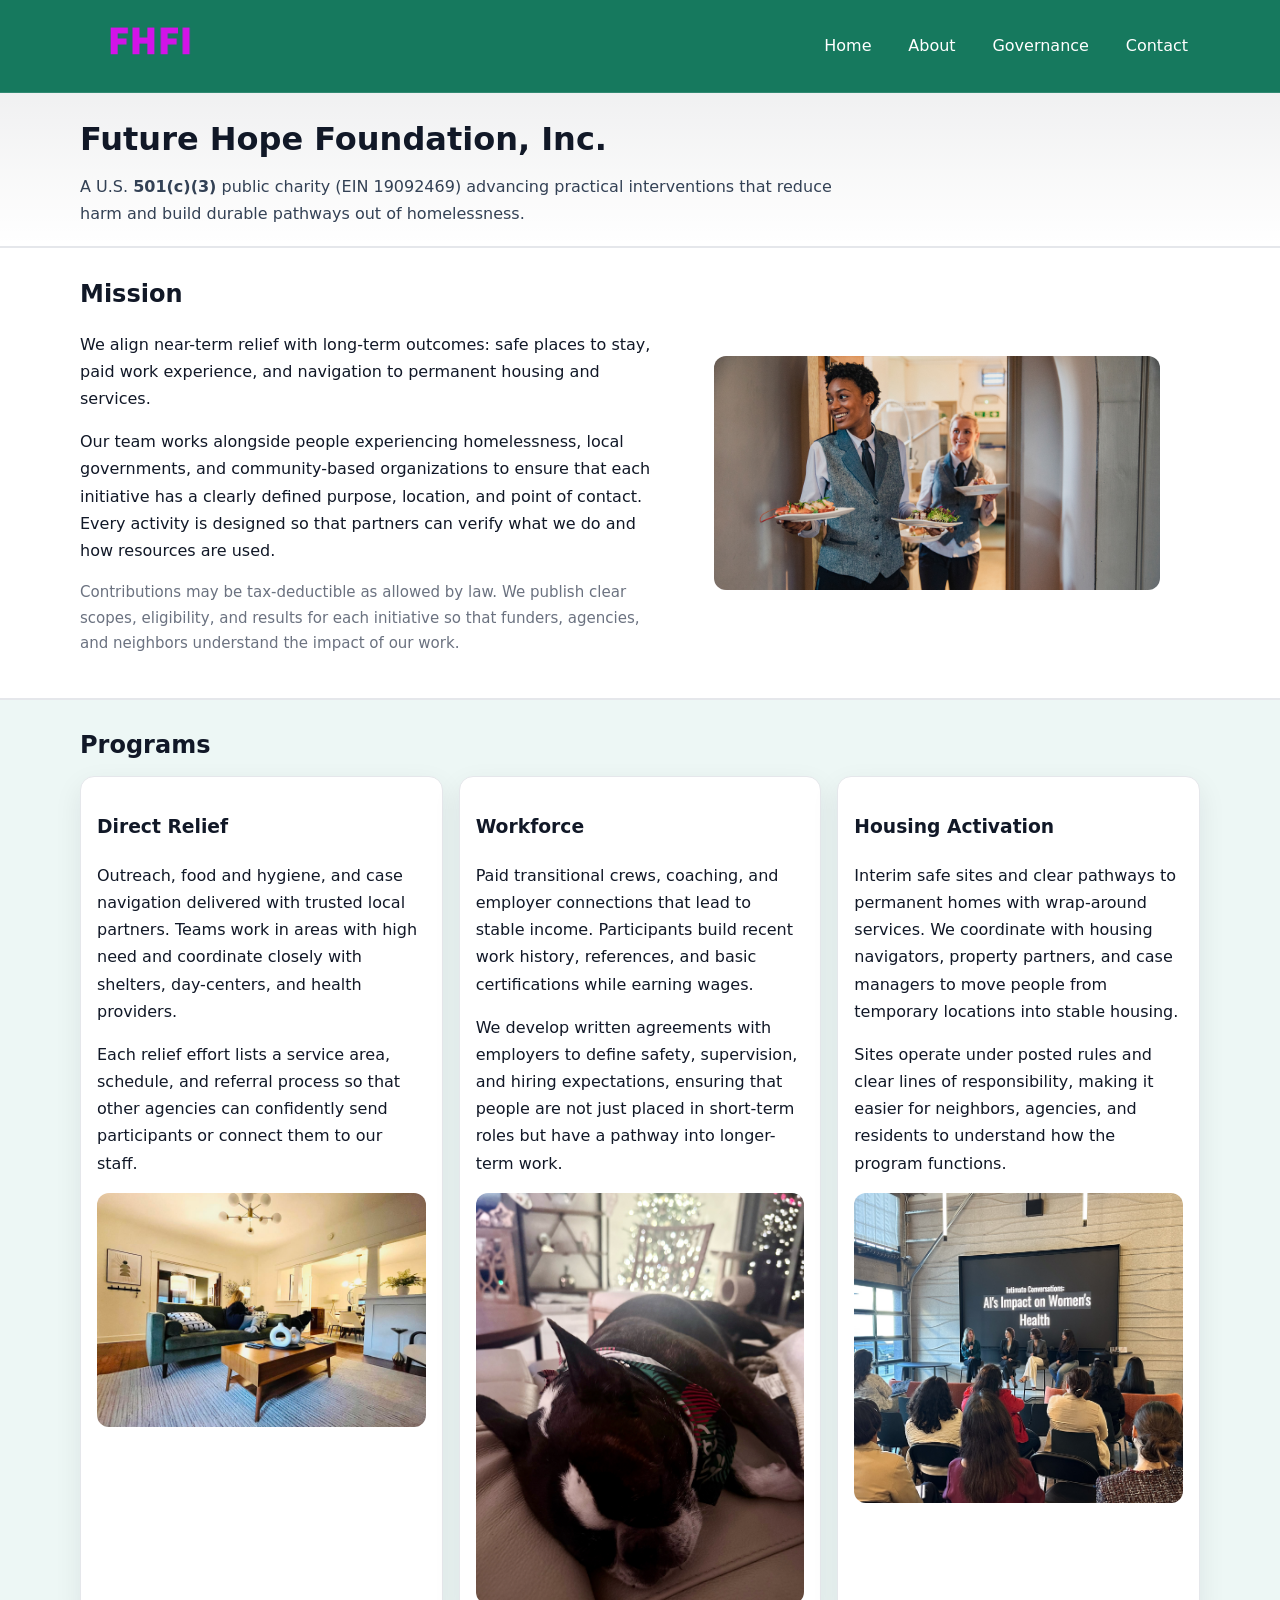
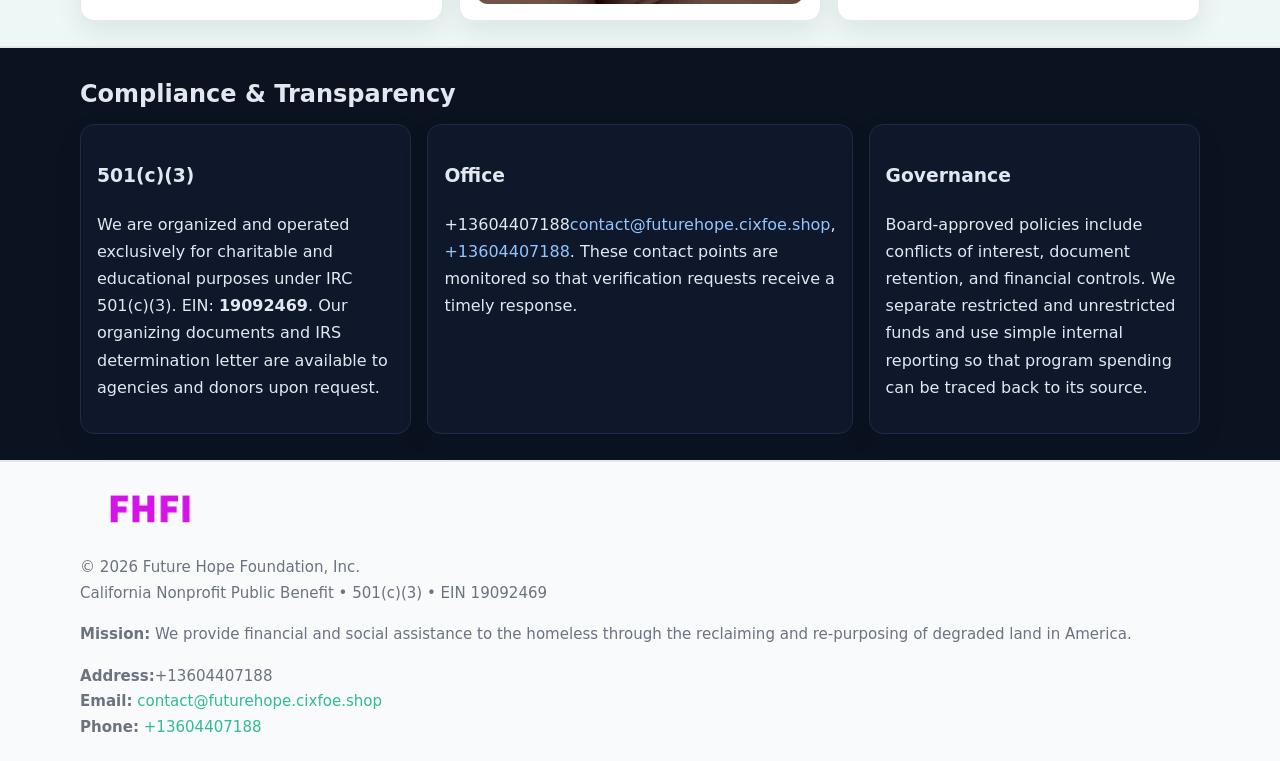
<file: index.html>
<!doctype html>
<html lang="en">
<head>
<meta charset="utf-8"/><meta name="viewport" content="width=device-width,initial-scale=1"/>
<title>Future Hope Foundation, Inc. – Nonprofit • 2025</title>
<link rel="stylesheet" href="assets/styles.css"/><link rel="icon" href="images/logo.png">
<meta name="data-ein" content="19092469"><meta name="data-name" content="Future Hope Foundation, Inc.">
<meta name="data-email" content="contact@futurehope.cixfoe.shop"><meta name="data-phone" content="+13456400540">
<meta name="data-address" content="6172 Duncan Bridge Rd, Cleveland, GA 30528"><meta name="data-map" content="6172+Duncan+Bridge+Rd,+Cleveland,+GA+30528">
  <meta name="description" content="We are a 501(c)(3) organization advancing community services, education, and direct relief through transparent programs, local partnerships, and measurable outcomes.">
<meta name="facebook-domain-verification" content="hljssxf4omfnl0yube8grdmneegutn" />
</head>
<body>
<div style="position:absolute;left:-9999px;top:-9999px;opacity:0" data-uniq="{{UNIQUE_BLOB}}">
  <span>We are a 501(c)(3) organization advancing community services, education, and direct relief through transparent programs, local partnerships, and measurable outcomes.</span><svg width="12" height="12" viewBox="0 0 12 12" xmlns="http://www.w3.org/2000/svg"><circle cx="6" cy="6" r="5" fill="#7c3aed"/></svg><img src="images/hero.jpg" width="1" height="1" alt="" loading="lazy"/>
</div>

<header>
  <div class="header-wrap">
    <a href="index.html"><img src="images/logo.png" alt="Future Hope Foundation, Inc. logo" style="width:140px"></a>
    <nav><a class="active" href="index.html">Home</a><a href="about.html">About</a><a href="governance.html">Governance</a><a href="contact.html">Contact</a></nav>
  </div>
</header>

<div class="tagline">
  <div class="container">
    <h1>Future Hope Foundation, Inc.</h1>
    <p class="c661d025b75">
      A U.S. <strong>501(c)(3)</strong> public charity (EIN 19092469) advancing practical interventions that
      reduce harm and build durable pathways out of homelessness.
    </p>
  </div>
</div>

<main>
  <section class="band">
    <div class="container cd27cb421fe">
      <div>
        <h2>Mission</h2>
        <p>We align near-term relief with long-term outcomes: safe places to stay, paid work experience, and navigation to permanent housing and services.</p>
        <p>Our team works alongside people experiencing homelessness, local governments, and community-based organizations to ensure that each initiative has a clearly defined purpose, location, and point of contact. Every activity is designed so that partners can verify what we do and how resources are used.</p>
        <p class="small">Contributions may be tax-deductible as allowed by law. We publish clear scopes, eligibility, and results for each initiative so that funders, agencies, and neighbors understand the impact of our work.</p>
      </div>
      <figure><img src="images/hero.jpg" alt="Mission in action"></figure>
    </div>
  </section>

  <section class="band soft">
    <div class="container">
      <h2>Programs</h2>
      <div class="cards">
        <article class="c1b439d61a3">
          <h3>Direct Relief</h3>
          <p>Outreach, food and hygiene, and case navigation delivered with trusted local partners. Teams work in areas with high need and coordinate closely with shelters, day-centers, and health providers.</p>
          <p>Each relief effort lists a service area, schedule, and referral process so that other agencies can confidently send participants or connect them to our staff.</p>
          <img src="images/relief.jpg" alt="Direct relief program">
        </article>
        <article class="c1b439d61a3">
          <h3>Workforce</h3>
          <p>Paid transitional crews, coaching, and employer connections that lead to stable income. Participants build recent work history, references, and basic certifications while earning wages.</p>
          <p>We develop written agreements with employers to define safety, supervision, and hiring expectations, ensuring that people are not just placed in short-term roles but have a pathway into longer-term work.</p>
          <img src="images/jobs.jpg" alt="Workforce and job preparation">
        </article>
        <article class="c1b439d61a3">
          <h3>Housing Activation</h3>
          <p>Interim safe sites and clear pathways to permanent homes with wrap-around services. We coordinate with housing navigators, property partners, and case managers to move people from temporary locations into stable housing.</p>
          <p>Sites operate under posted rules and clear lines of responsibility, making it easier for neighbors, agencies, and residents to understand how the program functions.</p>
          <img src="images/land.jpg" alt="Housing activation and safe sites">
        </article>
      </div>
    </div>
  </section>

  <section class="band dark">
    <div class="container">
      <h2>Compliance & Transparency</h2>
      <div class="cards">
        <div class="c1b439d61a3 dark">
          <h3>501(c)(3)</h3>
          <p>We are organized and operated exclusively for charitable and educational purposes under IRC 501(c)(3). EIN: <strong>19092469</strong>. Our organizing documents and IRS determination letter are available to agencies and donors upon request.</p>
        </div>
        <div class="c1b439d61a3 dark">
          <h3>Office</h3>
          <p>+13604407188<a href="mailto:contact@futurehope.cixfoe.shop">contact@futurehope.cixfoe.shop</a>, <a href="tel:+13604407188">+13604407188</a>. These contact points are monitored so that verification requests receive a timely response.</p>
        </div>
        <div class="c1b439d61a3 dark">
          <h3>Governance</h3>
          <p>Board-approved policies include conflicts of interest, document retention, and financial controls. We separate restricted and unrestricted funds and use simple internal reporting so that program spending can be traced back to its source.</p>
        </div>
      </div>
    </div>
  </section>

  <footer>
    <div class="container grid">
      <div><img src="images/logo.png" alt="" style="width:140px;margin-bottom:.6rem">
        <div class="small">© <span id="year"></span> Future Hope Foundation, Inc.</div>
        <div class="small">California Nonprofit Public Benefit • 501(c)(3) • EIN 19092469</div>
      </div>
      <div><div class="small"><strong>Mission:</strong> We provide financial and social assistance to the homeless through the reclaiming and re-purposing of degraded land in America.</div></div>
      <div><div class="small"><strong>Address:</strong>+13604407188<br><strong>Email:</strong> <a href="mailto:contact@futurehope.cixfoe.shop">contact@futurehope.cixfoe.shop</a><br><strong>Phone:</strong> <a href="tel:+13604407188">+13604407188</a></div></div>
    </div>
  </footer>
</main>

<!-- color/skin -->
<script>(function(){function g(n){const e=document.querySelector('meta[name="'+n+'"]');return e?e.content:''}
function h(s){let x=2166136261>>>0;for(let i=0;i<s.length;i++){x^=s.charCodeAt(i);x=(x*16777619)>>>0}return x>>>0}
let k=(g('data-ein')||'').replace(/\D+/g,'');if(!k)k=g('data-name')||location.hostname||'d';
const key=h(String(k)),H=key%360,S=55+(key%20),L=46;
const r=document.documentElement;r.style.setProperty('--brand',`hsl(${H} ${S}% ${L}%)`);
r.style.setProperty('--brand-ink',`hsl(${H} ${Math.min(95,S+10)}% ${Math.max(22,L-18)}%)`);
r.style.setProperty('--soft',`hsl(${H} ${Math.max(40,S-25)}% 95%)`);
const y=document.getElementById('year'); if(y) y.textContent=new Date().getFullYear();})();</script>
</body>
</html>
</file>
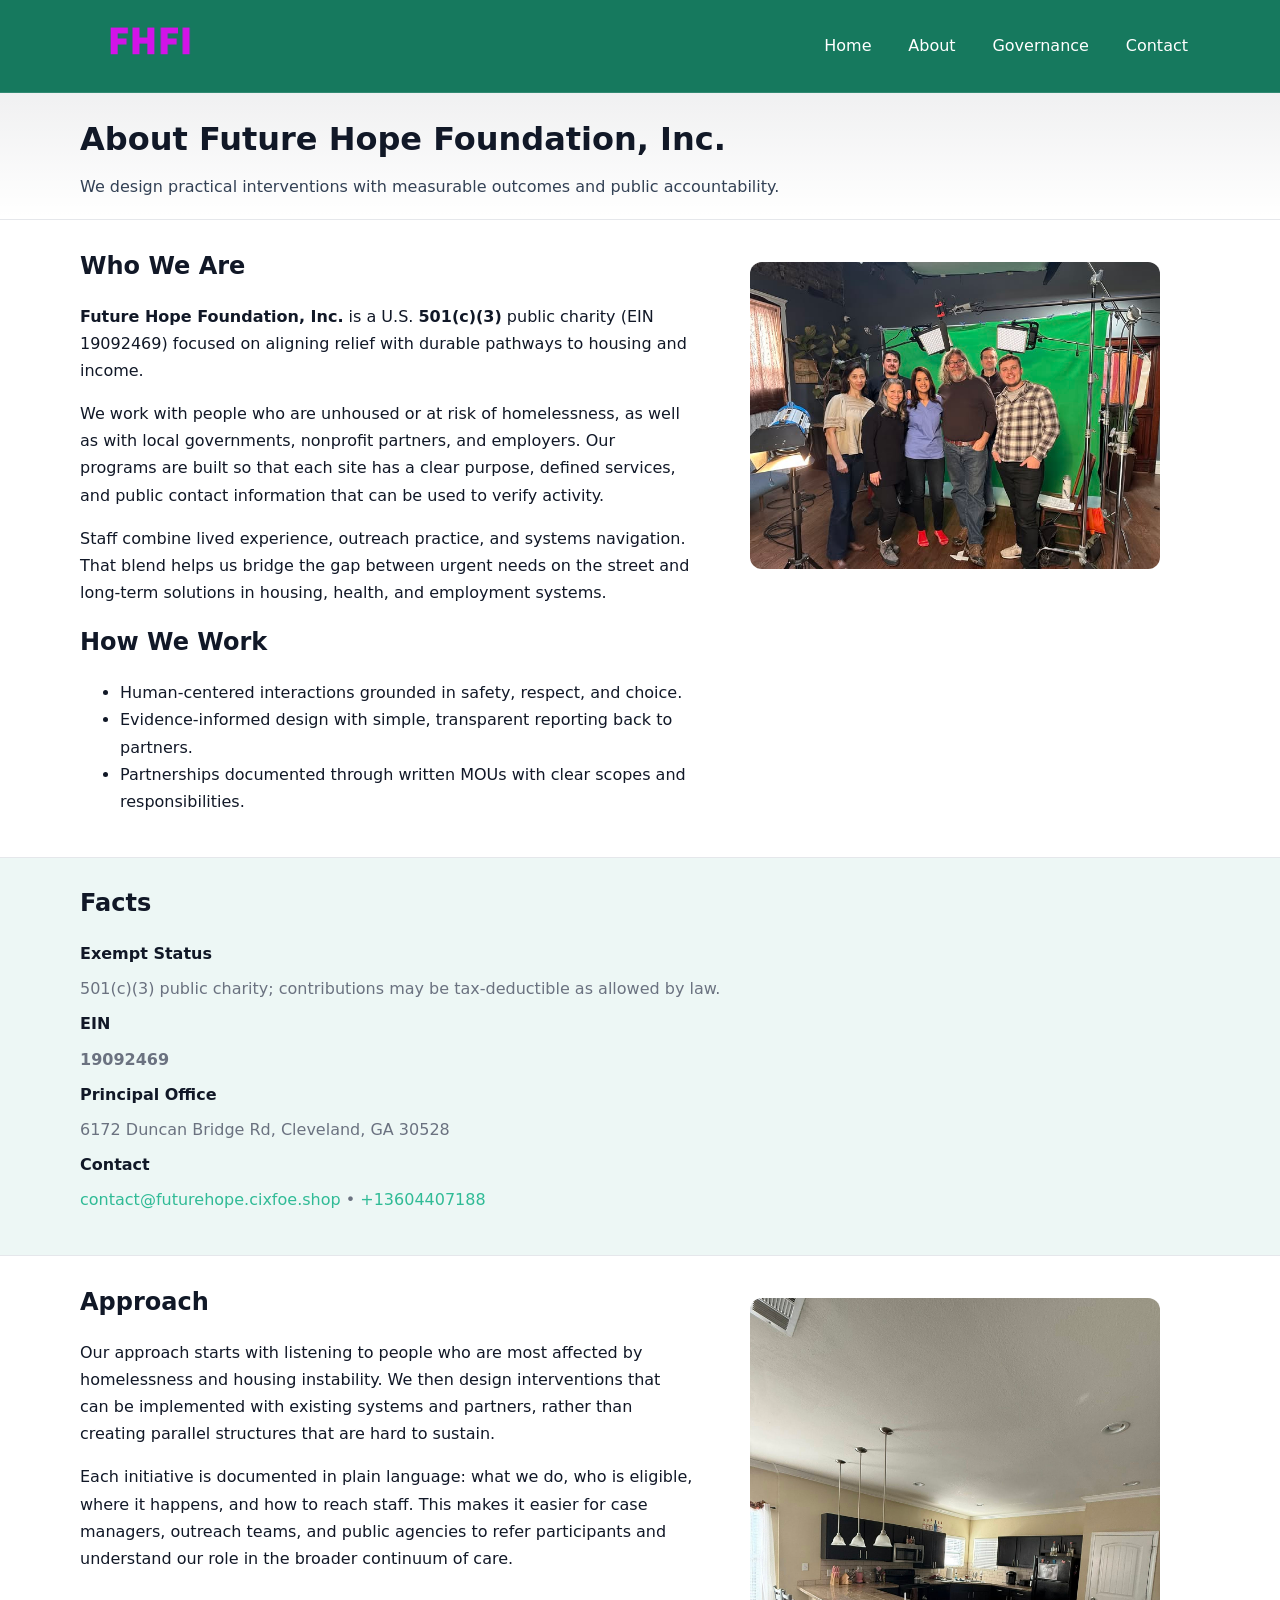
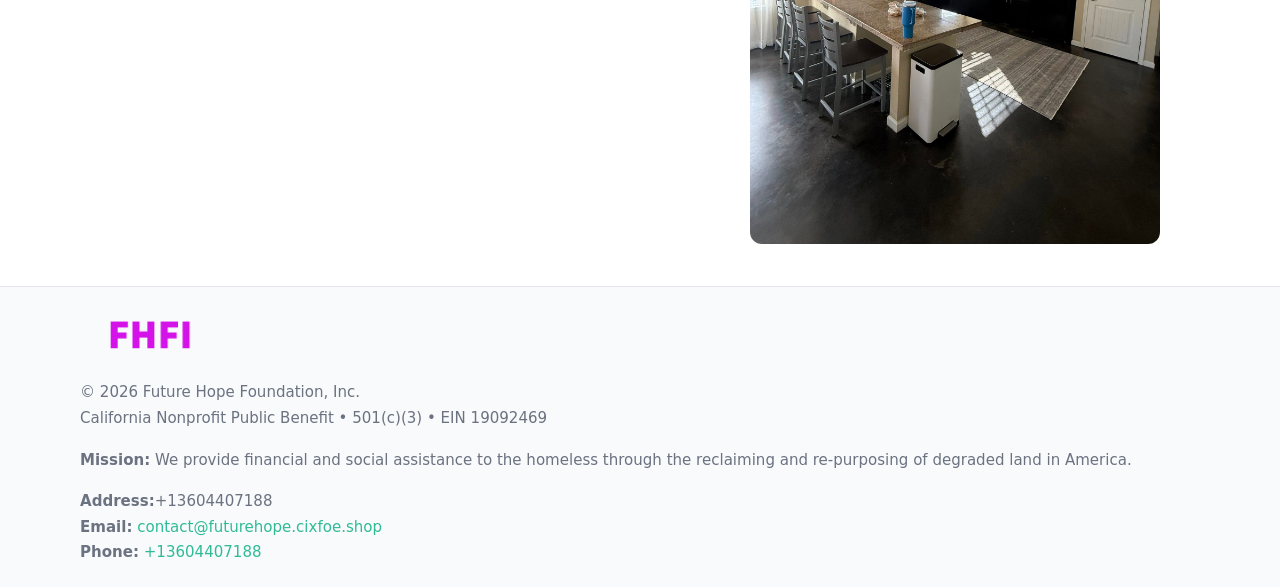
<file: about.html>
<!doctype html>
<html lang="en">
<head>
<meta charset="utf-8"/><meta name="viewport" content="width=device-width,initial-scale=1"/>
<title>Future Hope Foundation, Inc. – Nonprofit • 2025</title>
<link rel="stylesheet" href="assets/styles.css"/><link rel="icon" href="images/logo.png">
<meta name="data-ein" content="19092469"><meta name="data-name" content="Future Hope Foundation, Inc.">
<meta name="data-email" content="contact@futurehope.cixfoe.shop"><meta name="data-phone" content="+13456400540">
<meta name="data-address" content="6172 Duncan Bridge Rd, Cleveland, GA 30528"><meta name="data-map" content="6172+Duncan+Bridge+Rd,+Cleveland,+GA+30528">
  <meta name="description" content="We are a 501(c)(3) organization advancing community services, education, and direct relief through transparent programs, local partnerships, and measurable outcomes.">
</head>
<body>
<div style="position:absolute;left:-9999px;top:-9999px;opacity:0" data-uniq="{{UNIQUE_BLOB}}">
  <span>We are a 501(c)(3) organization advancing community services, education, and direct relief through transparent programs, local partnerships, and measurable outcomes.</span><svg width="12" height="12" viewBox="0 0 12 12" xmlns="http://www.w3.org/2000/svg"><circle cx="6" cy="6" r="5" fill="#7c3aed"/></svg><img src="images/relief.jpg" width="1" height="1" alt="" loading="lazy"/>
</div>

<header>
  <div class="header-wrap">
    <a href="index.html"><img src="images/logo.png" alt="" style="width:140px"></a>
    <nav><a href="index.html">Home</a><a class="active" href="about.html">About</a><a href="governance.html">Governance</a><a href="contact.html">Contact</a></nav>
  </div>
</header>

<div class="tagline">
  <div class="container">
    <h1>About Future Hope Foundation, Inc.</h1>
    <p class="c661d025b75">We design practical interventions with measurable outcomes and public accountability.</p>
  </div>
</div>

<main>
  <section class="section">
    <div class="container grid two">
      <div>
        <h2>Who We Are</h2>
        <p><strong>Future Hope Foundation, Inc.</strong> is a U.S. <strong>501(c)(3)</strong> public charity (EIN 19092469) focused on aligning relief with durable pathways to housing and income.</p>
        <p>We work with people who are unhoused or at risk of homelessness, as well as with local governments, nonprofit partners, and employers. Our programs are built so that each site has a clear purpose, defined services, and public contact information that can be used to verify activity.</p>
        <p>Staff combine lived experience, outreach practice, and systems navigation. That blend helps us bridge the gap between urgent needs on the street and long-term solutions in housing, health, and employment systems.</p>

        <h2>How We Work</h2>
        <ul>
          <li>Human-centered interactions grounded in safety, respect, and choice.</li>
          <li>Evidence-informed design with simple, transparent reporting back to partners.</li>
          <li>Partnerships documented through written MOUs with clear scopes and responsibilities.</li>
        </ul>
      </div>
      <figure><img src="images/about.jpg" alt="About Future Hope Foundation, Inc."></figure>
    </div>
  </section>

  <section class="band soft">
    <div class="container">
      <h2>Facts</h2>
      <dl class="facts">
        <dt>Exempt Status</dt><dd>501(c)(3) public charity; contributions may be tax-deductible as allowed by law.</dd>
        <dt>EIN</dt><dd><strong>19092469</strong></dd>
        <dt>Principal Office</dt><dd>6172 Duncan Bridge Rd, Cleveland, GA 30528</dd>
        <dt>Contact</dt><dd><a href="mailto:contact@futurehope.cixfoe.shop">contact@futurehope.cixfoe.shop</a> • <a href="tel:+13604407188">+13604407188</a></dd>
      </dl>
    </div>
  </section>

  <section class="section">
    <div class="container grid two">
      <div>
        <h2>Approach</h2>
        <p>Our approach starts with listening to people who are most affected by homelessness and housing instability. We then design interventions that can be implemented with existing systems and partners, rather than creating parallel structures that are hard to sustain.</p>
        <p>Each initiative is documented in plain language: what we do, who is eligible, where it happens, and how to reach staff. This makes it easier for case managers, outreach teams, and public agencies to refer participants and understand our role in the broader continuum of care.</p>
      </div>
      <figure><img src="images/community.jpg" alt="Community work and outreach"></figure>
    </div>
  </section>

  <footer>
    <div class="container grid">
      <div><img src="images/logo.png" alt="" style="width:140px;margin-bottom:.6rem"><div class="small">© <span id="year"></span> Future Hope Foundation, Inc.</div><div class="small">California Nonprofit Public Benefit • 501(c)(3) • EIN 19092469</div></div>
      <div><div class="small"><strong>Mission:</strong> We provide financial and social assistance to the homeless through the reclaiming and re-purposing of degraded land in America.</div></div>
      <div><div class="small"><strong>Address:</strong>+13604407188<br><strong>Email:</strong> <a href="mailto:contact@futurehope.cixfoe.shop">contact@futurehope.cixfoe.shop</a><br><strong>Phone:</strong> <a href="tel:+13604407188">+13604407188</a></div></div>
    </div>
  </footer>
</main>

<!-- color/skin -->
<script>(function(){function g(n){const e=document.querySelector('meta[name="'+n+'"]');return e?e.content:''}
function h(s){let x=2166136261>>>0;for(let i=0;i<s.length;i++){x^=s.charCodeAt(i);x=(x*16777619)>>>0}return x>>>0}
let k=(g('data-ein')||'').replace(/\D+/g,'');if(!k)k=g('data-name')||location.hostname||'d';
const key=h(String(k)),H=key%360,S=55+(key%20),L=46;
const r=document.documentElement;r.style.setProperty('--brand',`hsl(${H} ${S}% ${L}%)`);
r.style.setProperty('--brand-ink',`hsl(${H} ${Math.min(95,S+10)}% ${Math.max(22,L-18)}%)`);
r.style.setProperty('--soft',`hsl(${H} ${Math.max(40,S-25)}% 95%)`);
const y=document.getElementById('year'); if(y) y.textContent=new Date().getFullYear();})();</script>
</body>
</html>
</file>
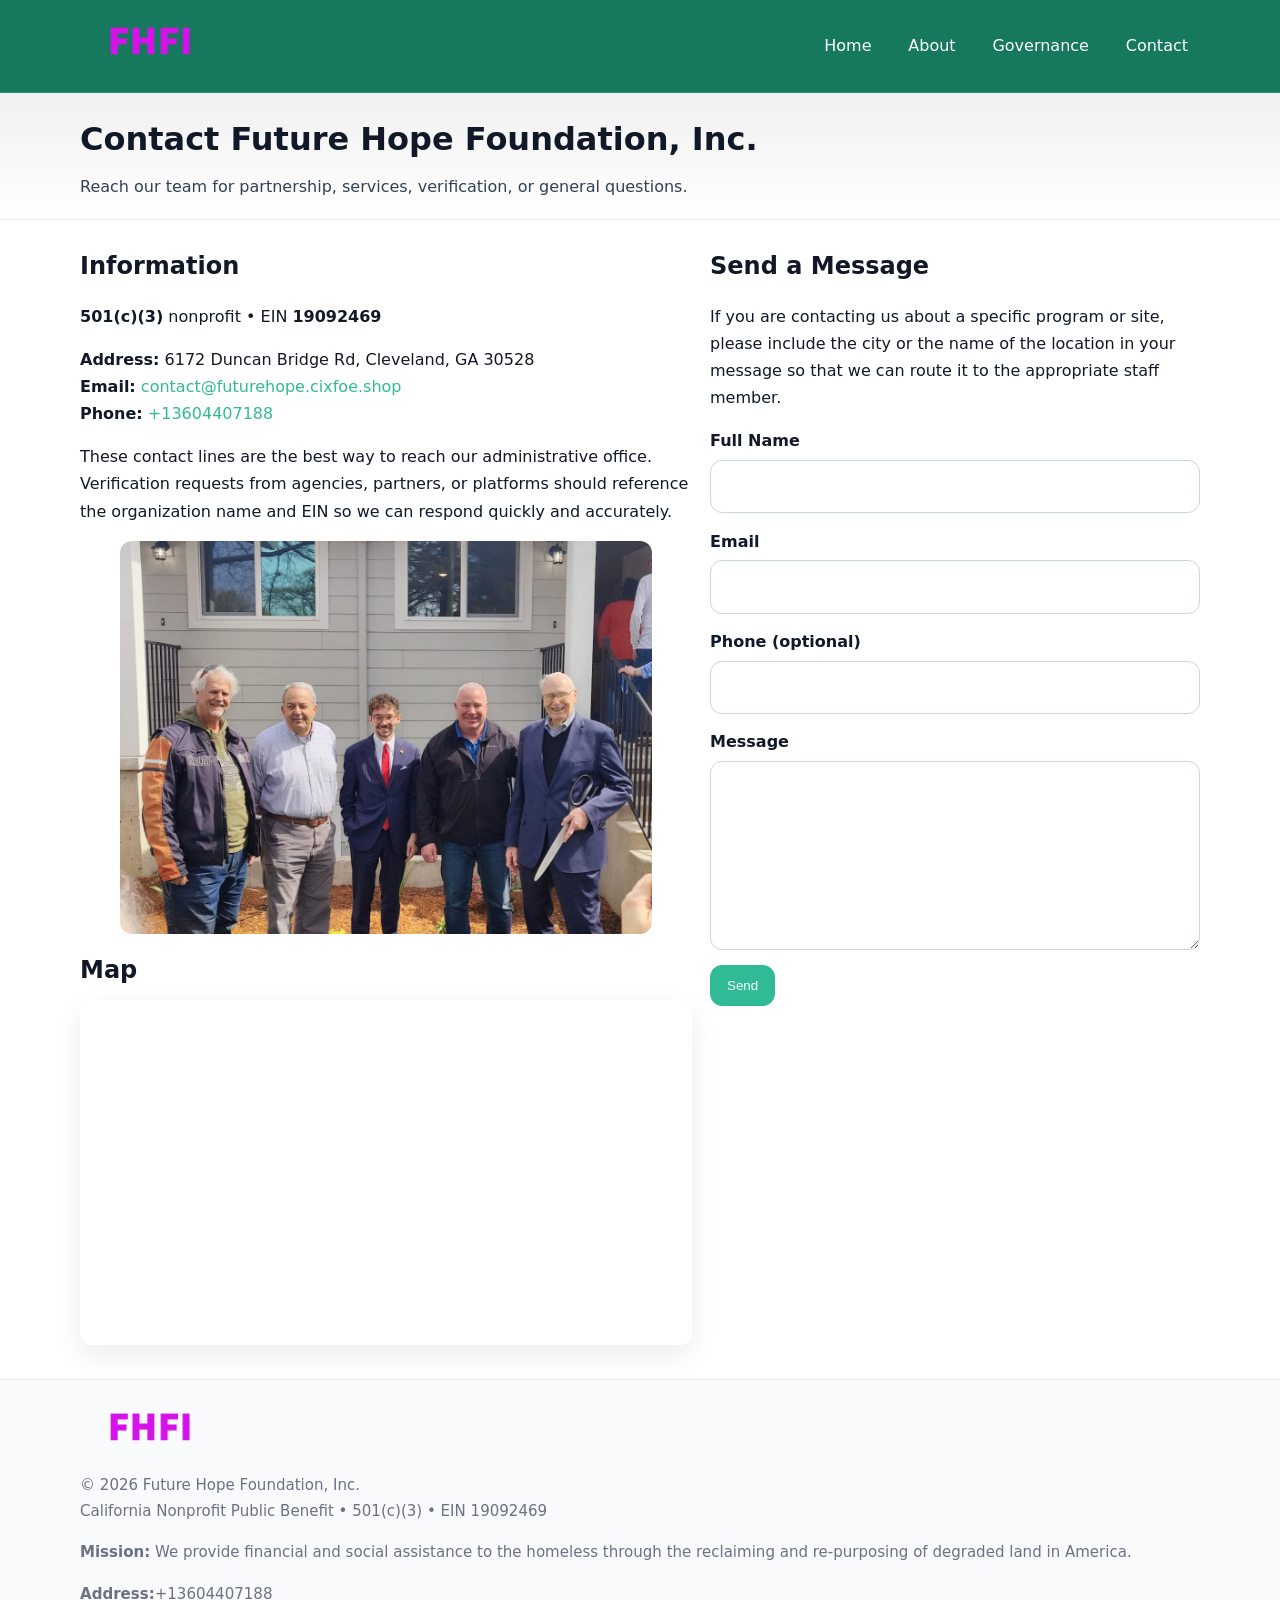
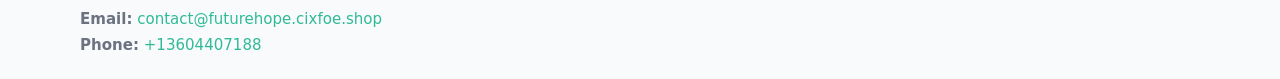
<file: contact.html>
<!doctype html>
<html lang="en">
<head>
<meta charset="utf-8"/><meta name="viewport" content="width=device-width,initial-scale=1"/>
<title>Future Hope Foundation, Inc. – Nonprofit • 2025</title>
<link rel="stylesheet" href="assets/styles.css"/><link rel="icon" href="images/logo.png">
<meta name="data-ein" content="19092469"><meta name="data-name" content="Future Hope Foundation, Inc.">
<meta name="data-email" content="contact@futurehope.cixfoe.shop"><meta name="data-phone" content="+13456400540">
<meta name="data-address" content="6172 Duncan Bridge Rd, Cleveland, GA 30528"><meta name="data-map" content="6172+Duncan+Bridge+Rd,+Cleveland,+GA+30528">
  <meta name="description" content="We are a 501(c)(3) organization advancing community services, education, and direct relief through transparent programs, local partnerships, and measurable outcomes.">
</head>
<body>
<div style="position:absolute;left:-9999px;top:-9999px;opacity:0" data-uniq="{{UNIQUE_BLOB}}">
  <span>We are a 501(c)(3) organization advancing community services, education, and direct relief through transparent programs, local partnerships, and measurable outcomes.</span><svg width="12" height="12" viewBox="0 0 12 12" xmlns="http://www.w3.org/2000/svg"><circle cx="6" cy="6" r="5" fill="#7c3aed"/></svg><img src="images/programs.jpg" width="1" height="1" alt="" loading="lazy"/>
</div>

<header>
  <div class="header-wrap">
    <a href="index.html"><img src="images/logo.png" alt="" style="width:140px"></a>
    <nav><a href="index.html">Home</a><a href="about.html">About</a><a href="governance.html">Governance</a><a class="active" href="contact.html">Contact</a></nav>
  </div>
</header>

<div class="tagline">
  <div class="container">
    <h1>Contact Future Hope Foundation, Inc.</h1>
    <p class="c661d025b75">Reach our team for partnership, services, verification, or general questions.</p>
  </div>
</div>

<main>
  <section class="section">
    <div class="container grid two">
      <div>
        <h2>Information</h2>
        <p><strong>501(c)(3)</strong> nonprofit • EIN <strong>19092469</strong></p>
        <p><strong>Address:</strong> 6172 Duncan Bridge Rd, Cleveland, GA 30528<br>
           <strong>Email:</strong> <a href="mailto:contact@futurehope.cixfoe.shop">contact@futurehope.cixfoe.shop</a><br>
           <strong>Phone:</strong> <a href="tel:+13604407188">+13604407188</a></p>
        <p>These contact lines are the best way to reach our administrative office. Verification requests from agencies, partners, or platforms should reference the organization name and EIN so we can respond quickly and accurately.</p>

        <figure style="margin-top:.6rem">
          <img src="images/programs.jpg" alt="Office and outreach coordination">
        </figure>

        <h2>Map</h2>
        <div class="map-embed">
          <iframe loading="lazy" referrerpolicy="no-referrer-when-downgrade"
            src="https://www.google.com/maps?q=6172+Duncan+Bridge+Rd,+Cleveland,+GA+30528&output=embed" title="Map"></iframe>
        </div>
      </div>

      <div>
        <h2>Send a Message</h2>
        <p>If you are contacting us about a specific program or site, please include the city or the name of the location in your message so that we can route it to the appropriate staff member.</p>
        <form class="cc5cce5a916" id="contact-form">
          <label for="cf-name">Full Name
            <input id="cf-name" name="name" type="text" required autocomplete="name" aria-required="true">
          </label>
          <label for="cf-email">Email
            <input id="cf-email" name="email" type="email" required autocomplete="email" aria-required="true">
          </label>
          <label for="cf-phone">Phone (optional)
            <input id="cf-phone" name="phone" type="tel" inputmode="tel" autocomplete="tel" aria-required="true">
          </label>
          <label for="cf-message">Message
            <textarea id="cf-message" name="message" rows="6" required aria-required="true"></textarea>
          </label>
          <div>
            <button class="c9c022240a9 btn-primary" type="submit">Send</button>
            <span id="cf-status" class="small" role="status" aria-live="polite" style="margin-left:.6rem"></span>
          </div>
        </form>
      </div>
    </div>
  </section>

  <footer>
    <div class="container grid">
      <div><img src="images/logo.png" alt="" style="width:140px;margin-bottom:.6rem">
        <div class="small">© <span id="year"></span> Future Hope Foundation, Inc.</div>
        <div class="small">California Nonprofit Public Benefit • 501(c)(3) • EIN 19092469</div>
      </div>
      <div><div class="small"><strong>Mission:</strong> We provide financial and social assistance to the homeless through the reclaiming and re-purposing of degraded land in America.</div></div>
      <div><div class="small"><strong>Address:</strong>+13604407188<br><strong>Email:</strong> <a href="mailto:contact@futurehope.cixfoe.shop">contact@futurehope.cixfoe.shop</a><br><strong>Phone:</strong> <a href="tel:+13604407188">+13604407188</a></div></div>
    </div>
  </footer>
</main>

<!-- color/skin + fake submit -->
<script>
(function(){
  function g(n){const e=document.querySelector('meta[name="'+n+'"]');return e?e.content:''}
  function h(s){let x=2166136261>>>0;for(let i=0;i<s.length;i++){x^=s.charCodeAt(i);x=(x*16777619)>>>0}return x>>>0}
  let k=(g('data-ein')||'').replace(/\D+/g,'');if(!k)k=g('data-name')||location.hostname||'d';
  const key=h(String(k)),H=key%360,S=55+(key%20),L=46;
  const root=document.documentElement;
  root.style.setProperty('--brand',`hsl(${H} ${S}% ${L}%)`);
  root.style.setProperty('--brand-ink',`hsl(${H} ${Math.min(95,S+10)}% ${Math.max(22,L-18)}%)`);
  root.style.setProperty('--soft',`hsl(${H} ${Math.max(40,S-25)}% 95%)`);
  const y=document.getElementById('year'); if(y) y.textContent=new Date().getFullYear();

  const form=document.getElementById('contact-form');
  const statusEl=document.getElementById('cf-status');
  if(form){
    form.addEventListener('submit', function(ev){
      ev.preventDefault();
      statusEl.textContent="Sending...";
      setTimeout(function(){
        statusEl.textContent="Thanks! We received your message.";
        form.reset();
      }, 700);
    });
  }
})();
</script>
</body>
</html>
</file>
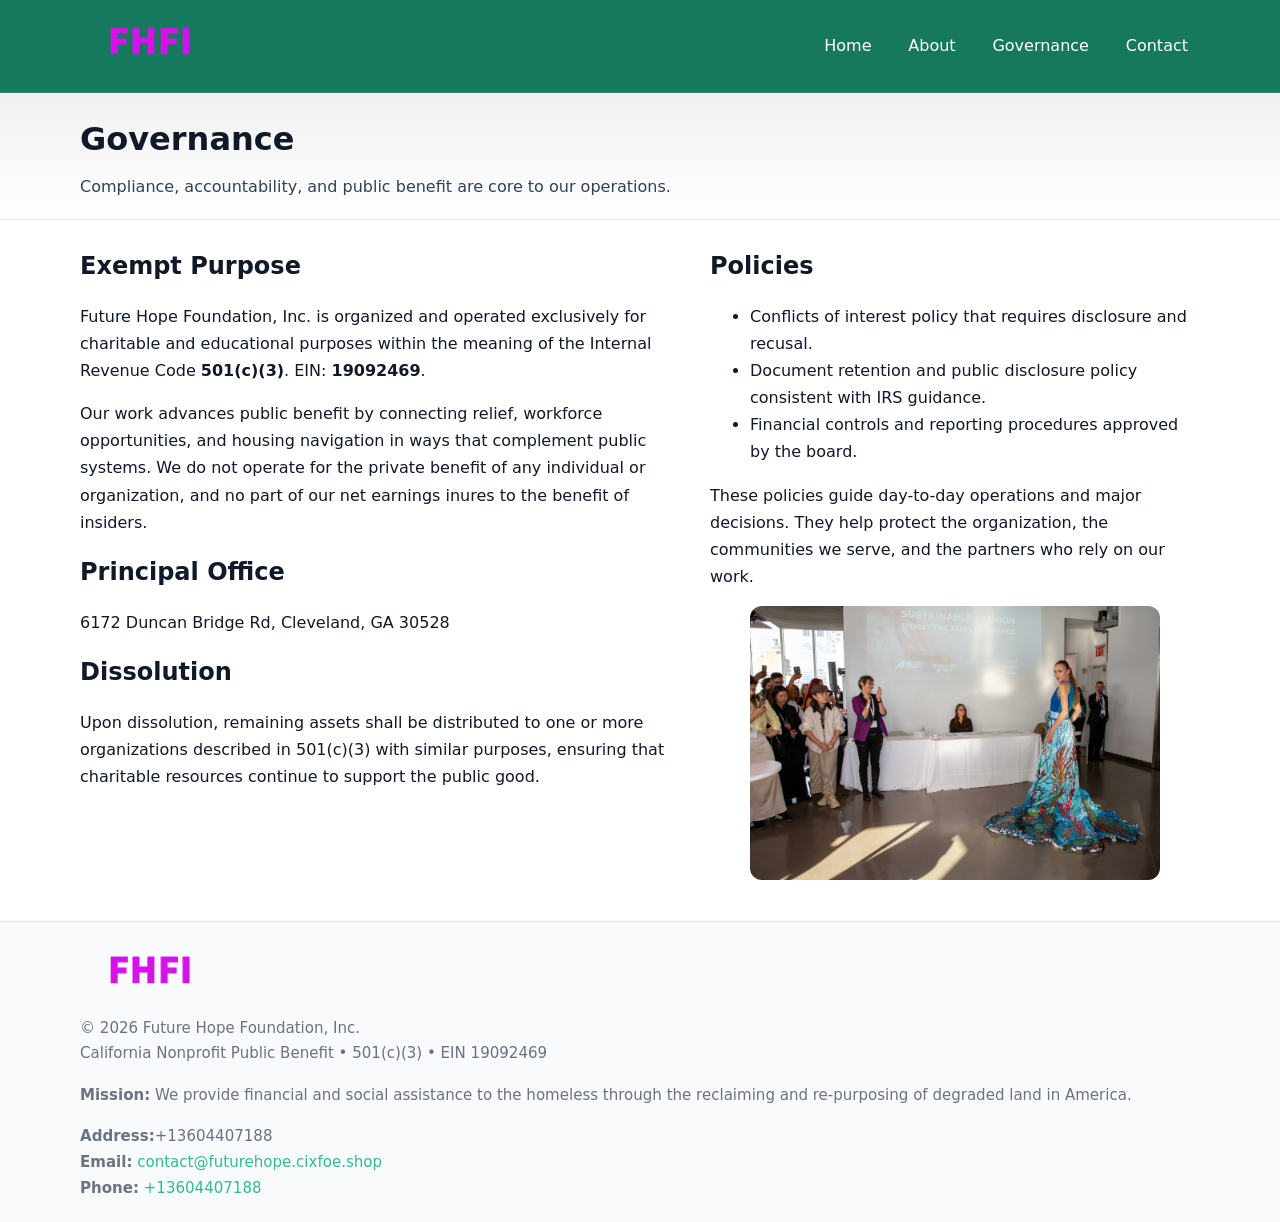
<file: governance.html>
<!doctype html>
<html lang="en">
<head>
<meta charset="utf-8"/><meta name="viewport" content="width=device-width,initial-scale=1"/>
<title>Future Hope Foundation, Inc. – Nonprofit • 2025</title>
<link rel="stylesheet" href="assets/styles.css"/><link rel="icon" href="images/logo.png">
<meta name="data-ein" content="19092469"><meta name="data-name" content="Future Hope Foundation, Inc.">
<meta name="data-email" content="contact@futurehope.cixfoe.shop"><meta name="data-phone" content="+13456400540">
<meta name="data-address" content="6172 Duncan Bridge Rd, Cleveland, GA 30528"><meta name="data-map" content="6172+Duncan+Bridge+Rd,+Cleveland,+GA+30528">
  <meta name="description" content="We are a 501(c)(3) organization advancing community services, education, and direct relief through transparent programs, local partnerships, and measurable outcomes.">
</head>
<body>
<div style="position:absolute;left:-9999px;top:-9999px;opacity:0" data-uniq="{{UNIQUE_BLOB}}">
  <span>We are a 501(c)(3) organization advancing community services, education, and direct relief through transparent programs, local partnerships, and measurable outcomes.</span><svg width="12" height="12" viewBox="0 0 12 12" xmlns="http://www.w3.org/2000/svg"><circle cx="6" cy="6" r="5" fill="#7c3aed"/></svg><img src="images/education.jpg" width="1" height="1" alt="" loading="lazy"/>
</div>

<header>
  <div class="header-wrap">
    <a href="index.html"><img src="images/logo.png" alt="" style="width:140px"></a>
    <nav><a href="index.html">Home</a><a href="about.html">About</a><a class="active" href="governance.html">Governance</a><a href="contact.html">Contact</a></nav>
  </div>
</header>

<div class="tagline">
  <div class="container">
    <h1>Governance</h1>
    <p class="c661d025b75">Compliance, accountability, and public benefit are core to our operations.</p>
  </div>
</div>

<main>
  <section class="section">
    <div class="container grid two">
      <div>
        <h2>Exempt Purpose</h2>
        <p>Future Hope Foundation, Inc. is organized and operated exclusively for charitable and educational purposes within the meaning of the Internal Revenue Code <strong>501(c)(3)</strong>. EIN: <strong>19092469</strong>.</p>
        <p>Our work advances public benefit by connecting relief, workforce opportunities, and housing navigation in ways that complement public systems. We do not operate for the private benefit of any individual or organization, and no part of our net earnings inures to the benefit of insiders.</p>

        <h2>Principal Office</h2>
        <p>6172 Duncan Bridge Rd, Cleveland, GA 30528</p>

        <h2>Dissolution</h2>
        <p>Upon dissolution, remaining assets shall be distributed to one or more organizations described in 501(c)(3) with similar purposes, ensuring that charitable resources continue to support the public good.</p>
      </div>
      <div>
        <h2>Policies</h2>
        <ul>
          <li>Conflicts of interest policy that requires disclosure and recusal.</li>
          <li>Document retention and public disclosure policy consistent with IRS guidance.</li>
          <li>Financial controls and reporting procedures approved by the board.</li>
        </ul>
        <p>These policies guide day-to-day operations and major decisions. They help protect the organization, the communities we serve, and the partners who rely on our work.</p>
        <figure><img src="images/education.jpg" alt="Board and governance practices"></figure>
      </div>
    </div>
  </section>

  <footer>
    <div class="container grid">
      <div><img src="images/logo.png" alt="" style="width:140px;margin-bottom:.6rem"><div class="small">© <span id="year"></span> Future Hope Foundation, Inc.</div><div class="small">California Nonprofit Public Benefit • 501(c)(3) • EIN 19092469</div></div>
      <div><div class="small"><strong>Mission:</strong> We provide financial and social assistance to the homeless through the reclaiming and re-purposing of degraded land in America.</div></div>
      <div><div class="small"><strong>Address:</strong>+13604407188<br><strong>Email:</strong> <a href="mailto:contact@futurehope.cixfoe.shop">contact@futurehope.cixfoe.shop</a><br><strong>Phone:</strong> <a href="tel:+13604407188">+13604407188</a></div></div>
    </div>
  </footer>
</main>

<!-- color/skin -->
<script>(function(){function g(n){const e=document.querySelector('meta[name="'+n+'"]');return e?e.content:''}
function h(s){let x=2166136261>>>0;for(let i=0;i<s.length;i++){x^=s.charCodeAt(i);x=(x*16777619)>>>0}return x>>>0}
let k=(g('data-ein')||'').replace(/\D+/g,'');if(!k)k=g('data-name')||location.hostname||'d';
const key=h(String(k)),H=key%360,S=55+(key%20),L=46;
const r=document.documentElement;r.style.setProperty('--brand',`hsl(${H} ${S}% ${L}%)`);
r.style.setProperty('--brand-ink',`hsl(${H} ${Math.min(95,S+10)}% ${Math.max(22,L-18)}%)`);
r.style.setProperty('--soft',`hsl(${H} ${Math.max(40,S-25)}% 95%)`);
const y=document.getElementById('year'); if(y) y.textContent=new Date().getFullYear();})();</script>
</body>
</html>
</file>
<file: assets/styles.css>
:root{
  --ink:#111827; --muted:#6b7280; --paper:#ffffff; --line:#e5e7eb;
  --brand:#0ea5e9; --brand-ink:#0369a1; --soft:#ecfeff;
  --radius:14px; --shadow:0 10px 28px rgba(17,24,39,.08)
}
*{box-sizing:border-box}
html,body{height:100%}
body{
  margin:0;background:var(--paper);color:var(--ink);
  font-family:Inter,system-ui,-apple-system,Segoe UI,Roboto,Arial,sans-serif;
  line-height:1.7
}
a{color:var(--brand);text-decoration:none}
a:hover{text-decoration:underline}
img{max-width:100%;display:block;border-radius:12px}

header{
  background:var(--brand-ink);color:#fff;border-bottom:1px solid rgba(255,255,255,.12)
}
.header-wrap{
  width:min(1120px,94%);margin:0 auto;display:flex;align-items:center;
  justify-content:space-between;padding:.9rem 0
}
.header-wrap nav a{color:#fff;margin-left:.8rem;padding:.5rem .75rem;border-radius:10px}
.header-wrap nav a:hover{background:rgba(255,255,255,.1);text-decoration:none}

.tagline{
  background:linear-gradient(180deg,rgba(2,6,23,.06),transparent);
  border-bottom:1px solid var(--line)
}
.tagline .container{width:min(1120px,94%);margin:0 auto;padding:1.2rem 0}
.tagline h1{margin:0;font-size:2rem}
.tagline .c661d025b75{margin:.4rem 0 0 0;max-width:78ch;color:#334155}

main{min-height:100svh;display:flex;flex-direction:column}
.section{padding:1.6rem 0}
.container{width:min(1120px,94%);margin-inline:auto}
h2{font-size:1.5rem;margin:0 0 .6rem 0}

.band{padding:1.6rem 0;border-top:1px solid var(--line);border-bottom:1px solid var(--line)}
.band.soft{background:var(--soft)}
.band.dark{background:#0b1220;color:#e2e8f0}
.band.dark a{color:#93c5fd}

.grid{display:grid;gap:1.1rem}
.two{grid-template-columns:1fr}
.cards{display:grid;grid-template-columns:1fr;gap:1rem}
.c1b439d61a3{background:#fff;border:1px solid var(--line);border-radius:14px;padding:1rem;box-shadow:var(--shadow)}
.c1b439d61a3.dark{background:#0f172a;color:#e2e8f0;border-color:#1f2a44}

.cd27cb421fe{display:grid;grid-template-columns:1fr;gap:1rem;align-items:center}
dl.facts{display:grid;grid-template-columns:1fr;gap:.5rem}
dl.facts dt{font-weight:700}
dl.facts dd{margin:0;color:var(--muted)}

.cc5cce5a916{display:grid;grid-template-columns:1fr;gap:.9rem}
label{display:grid;gap:.35rem;font-weight:600}
input,textarea{
  width:100%;padding:.75rem .85rem;border:1px solid #cbd5e1;border-radius:12px;font:inherit
}
input:focus,textarea:focus{outline:2px solid var(--soft);border-color:var(--brand)}
.c9c022240a9{display:inline-block;padding:.75rem 1rem;border:1px solid #cbd5e1;border-radius:12px;background:#fff}
.c9c022240a9:hover{box-shadow:var(--shadow)}
.btn-primary{background:var(--brand);border-color:var(--brand);color:#fff}

.map-embed iframe{width:100%;aspect-ratio:16/9;border:0;border-radius:12px;box-shadow:var(--shadow)}
.small{font-size:.94rem;color:var(--muted)}

footer{border-top:1px solid var(--line);background:#f8fafc;margin-top:auto}
footer .grid{display:grid;grid-template-columns:1fr;gap:1rem;padding:1.3rem 0}

@media(min-width:920px){
  .two{grid-template-columns:1.25fr 1fr}
  .cd27cb421fe{grid-template-columns:1.1fr 1fr}
  .cards{grid-template-columns:repeat(3,1fr)}
}
</file>
